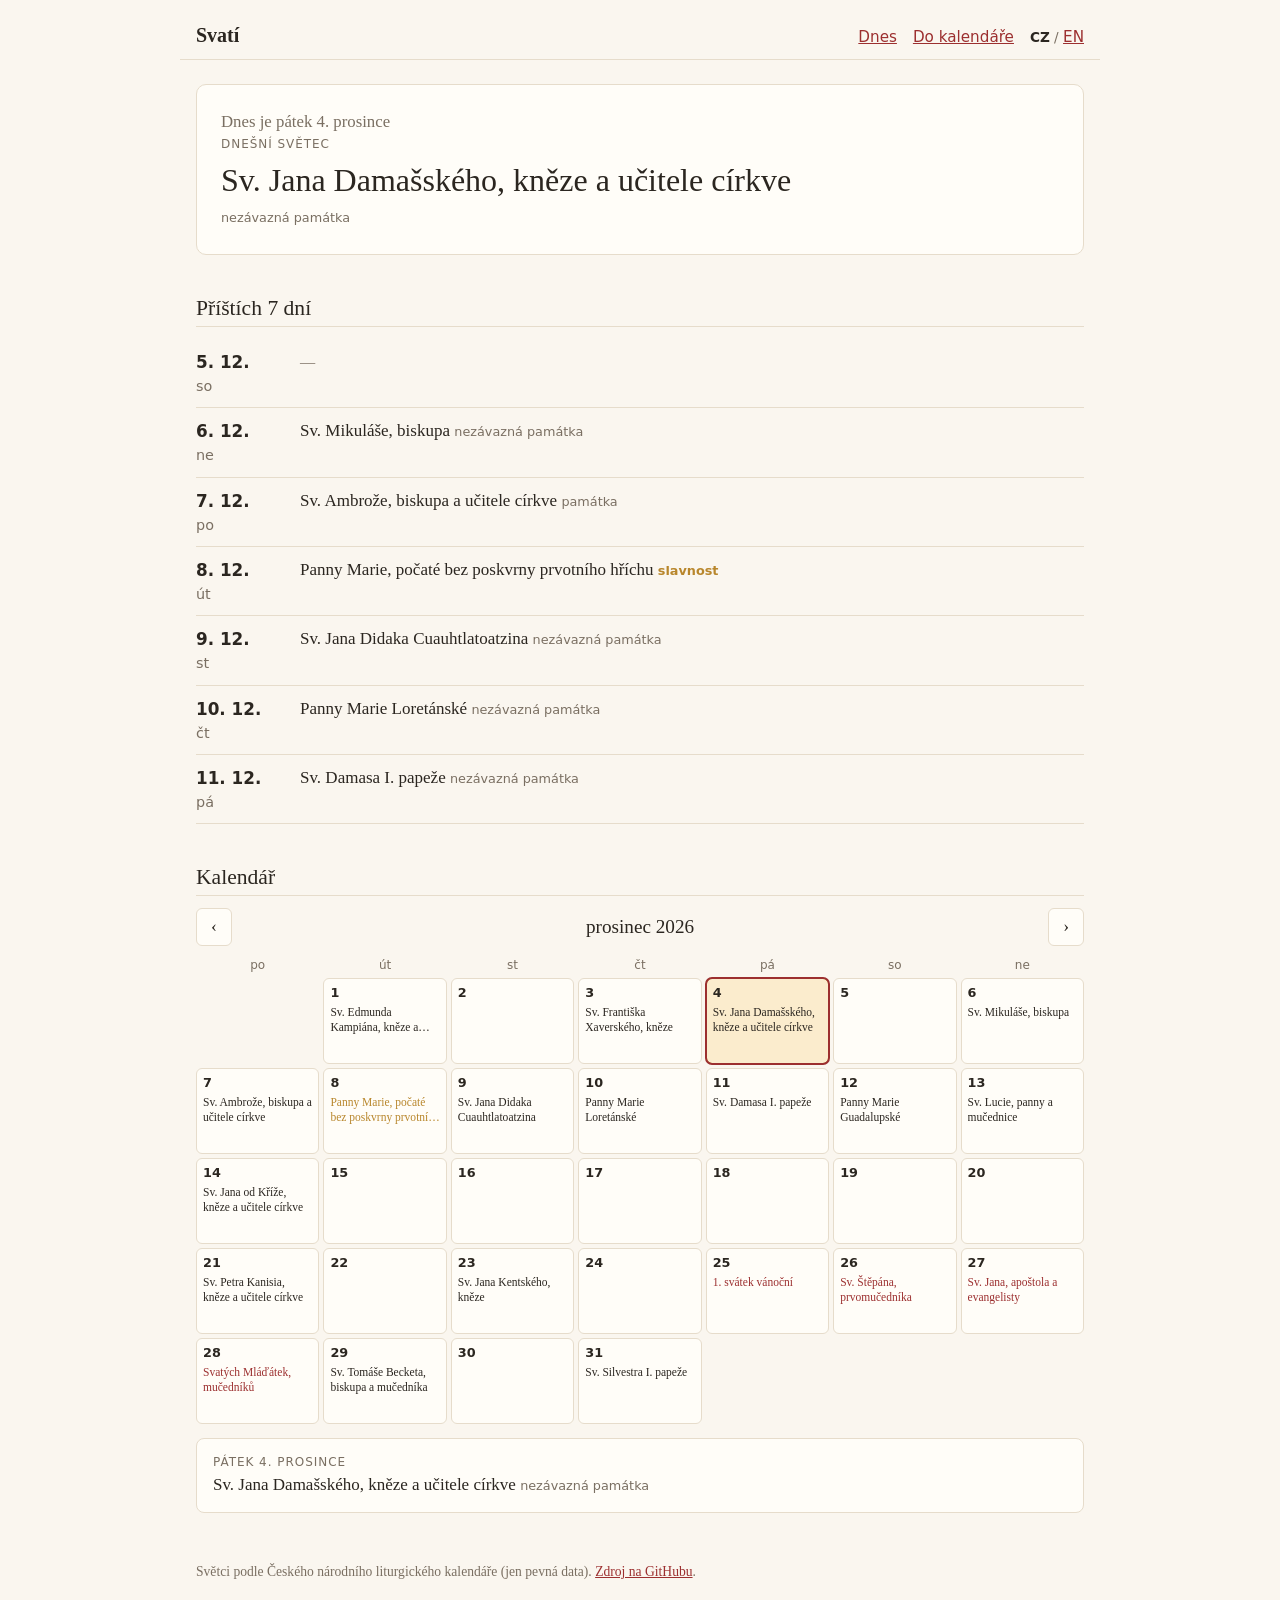
<file: site/index.html>
<!doctype html>
<html lang="cs">
<head>
<meta charset="utf-8">
<meta name="viewport" content="width=device-width, initial-scale=1">
<title>Svatí</title>
<meta name="description" content="Dnešní světec a kalendář na celý rok.">
<link rel="icon" href="data:image/svg+xml,%3Csvg xmlns=%22http://www.w3.org/2000/svg%22 viewBox=%220 0 100 100%22%3E%3Ctext y=%22.9em%22 font-size=%2290%22%3E✝%3C/text%3E%3C/svg%3E">
<link rel="alternate" hreflang="en" href="en/">
<link rel="stylesheet" href="style.css">
</head>
<body>
<header>
  <a class="brand" href="./">Svatí</a>
  <nav><a href="./">Dnes</a><a href="about.html">Do kalendáře</a><span class="lang"><span aria-current="true">CZ</span> / <a href="en/" hreflang="en" lang="en">EN</a></span></nav>
</header>
<main>
  <section id="today" class="today" aria-live="polite"><p>Načítám…</p></section>

  <h2>Příštích 7 dní</h2>
  <ul id="week" class="week"></ul>

  <h2>Kalendář</h2>
  <div class="month-nav">
    <button id="prev" aria-label="Předchozí měsíc">‹</button>
    <h3 id="month-title"></h3>
    <button id="next" aria-label="Další měsíc">›</button>
  </div>
  <div id="grid" class="grid"></div>
  <div id="detail" class="detail"></div>
</main>
<footer>
  Světci podle Českého národního liturgického kalendáře (jen pevná data). <a href="https://github.com/mojzis/saints-calendar">Zdroj na GitHubu</a>.
</footer>
<script src="app.js"></script>
</body>
</html>
</file>
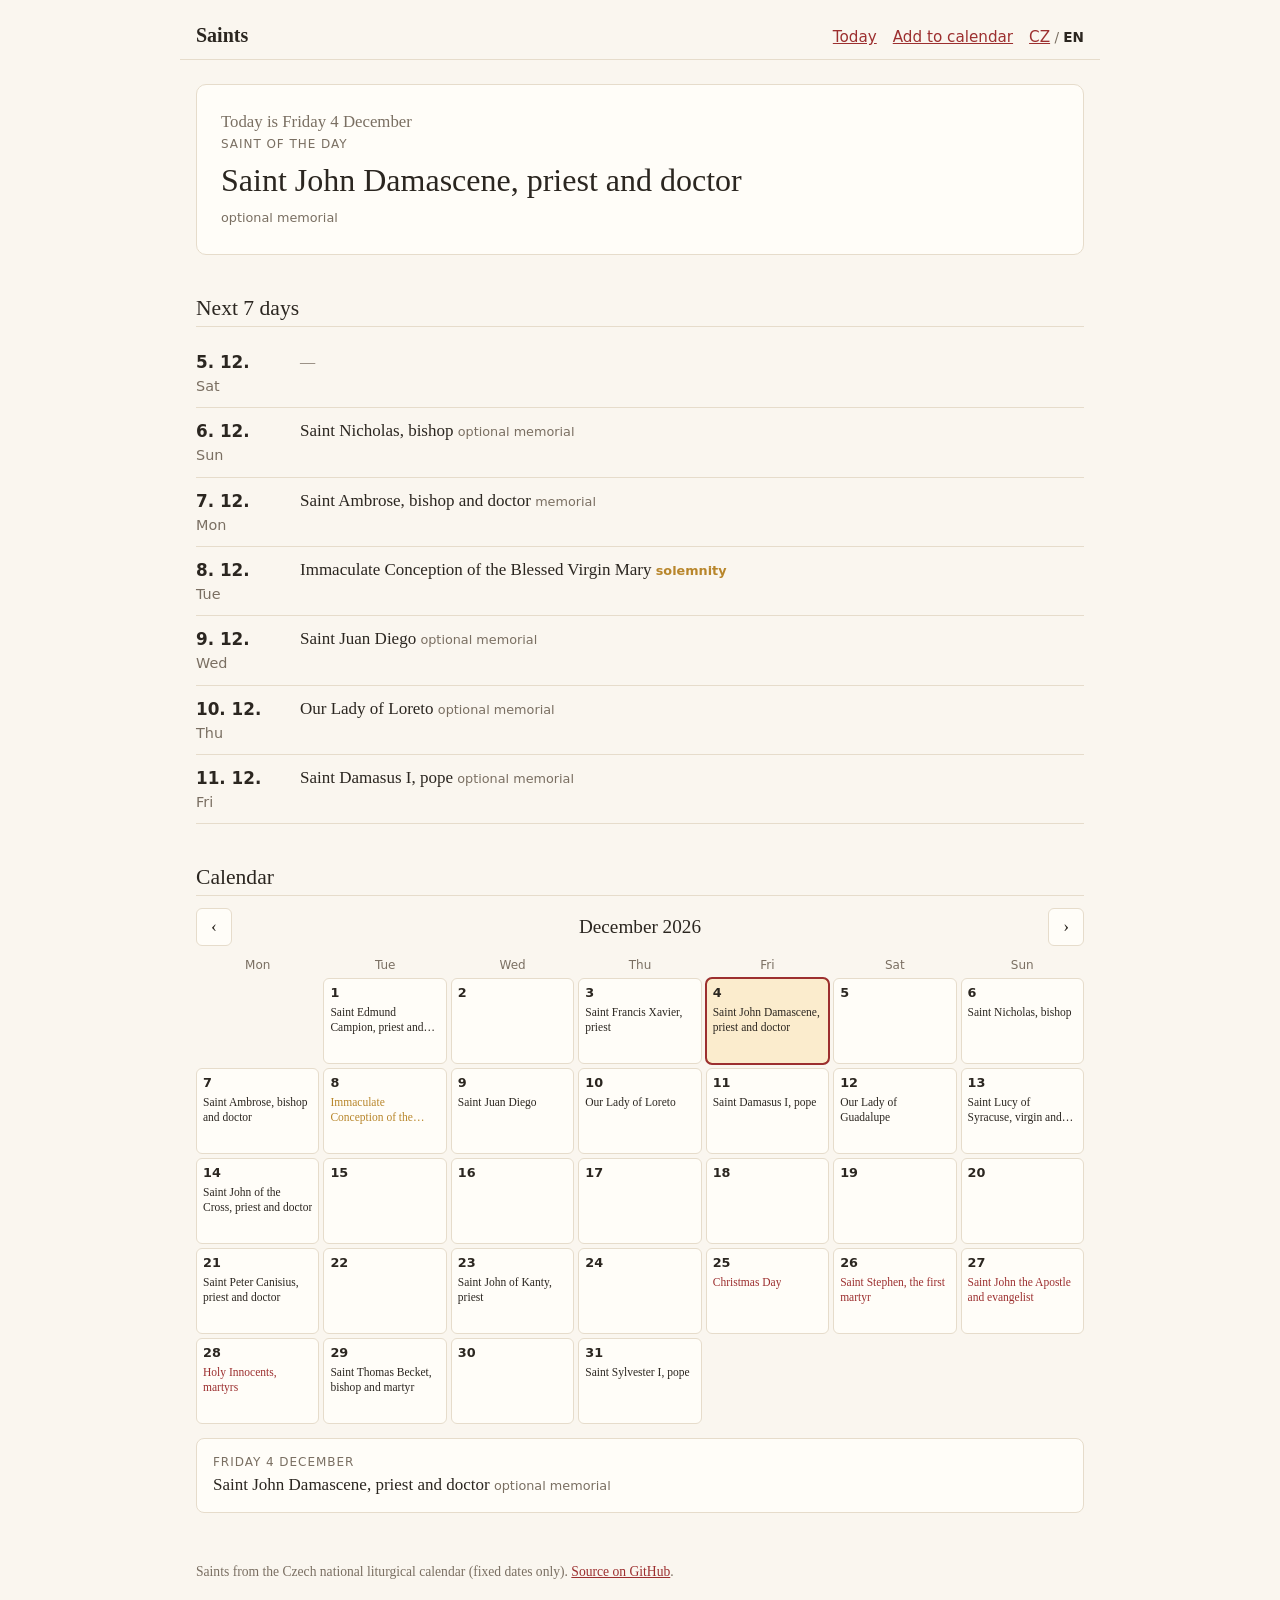
<file: site/en/index.html>
<!doctype html>
<html lang="en">
<head>
<meta charset="utf-8">
<meta name="viewport" content="width=device-width, initial-scale=1">
<title>Saints</title>
<meta name="description" content="Saint of the day and a calendar for the whole year.">
<link rel="icon" href="data:image/svg+xml,%3Csvg xmlns=%22http://www.w3.org/2000/svg%22 viewBox=%220 0 100 100%22%3E%3Ctext y=%22.9em%22 font-size=%2290%22%3E✝%3C/text%3E%3C/svg%3E">
<link rel="alternate" hreflang="cs" href="../">
<link rel="stylesheet" href="../style.css">
</head>
<body>
<header>
  <a class="brand" href="./">Saints</a>
  <nav><a href="./">Today</a><a href="about.html">Add to calendar</a><span class="lang"><a href="../" hreflang="cs" lang="cs">CZ</a> / <span aria-current="true">EN</span></span></nav>
</header>
<main>
  <section id="today" class="today" aria-live="polite"><p>Loading…</p></section>

  <h2>Next 7 days</h2>
  <ul id="week" class="week"></ul>

  <h2>Calendar</h2>
  <div class="month-nav">
    <button id="prev" aria-label="Previous month">‹</button>
    <h3 id="month-title"></h3>
    <button id="next" aria-label="Next month">›</button>
  </div>
  <div id="grid" class="grid"></div>
  <div id="detail" class="detail"></div>
</main>
<footer>
  Saints from the Czech national liturgical calendar (fixed dates only).
  <a href="https://github.com/mojzis/saints-calendar">Source on GitHub</a>.
</footer>
<script src="../app.js"></script>
</body>
</html>
</file>
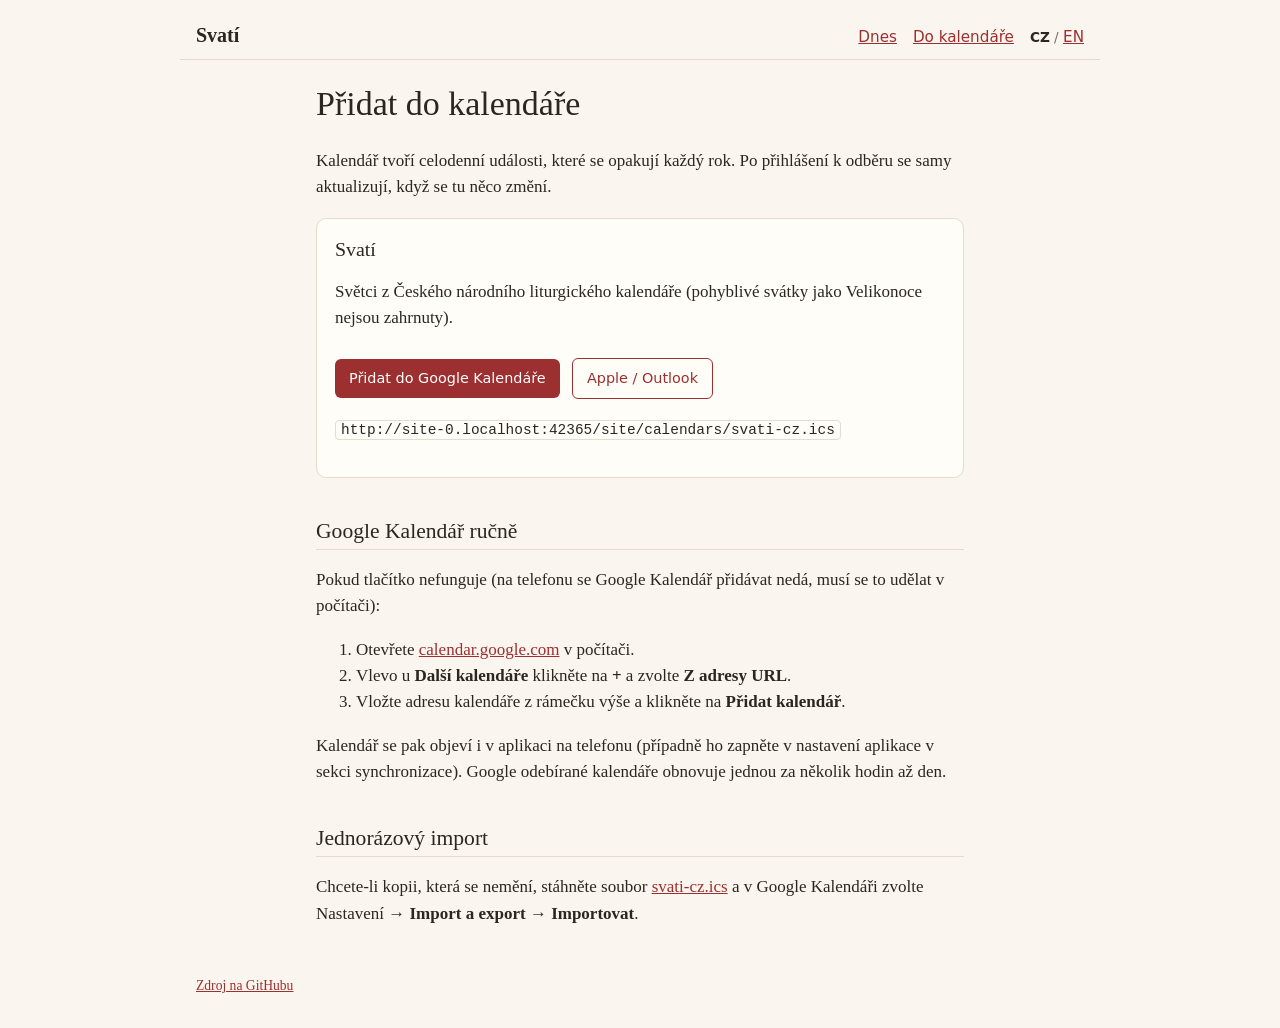
<file: site/about.html>
<!doctype html>
<html lang="cs">
<head>
<meta charset="utf-8">
<meta name="viewport" content="width=device-width, initial-scale=1">
<title>Do kalendáře</title>
<meta name="description" content="Jak přidat kalendář svatých do Google Kalendáře.">
<link rel="icon" href="data:image/svg+xml,%3Csvg xmlns=%22http://www.w3.org/2000/svg%22 viewBox=%220 0 100 100%22%3E%3Ctext y=%22.9em%22 font-size=%2290%22%3E✝%3C/text%3E%3C/svg%3E">
<link rel="alternate" hreflang="en" href="en/about.html">
<link rel="stylesheet" href="style.css">
</head>
<body>
<header>
  <a class="brand" href="./">Svatí</a>
  <nav><a href="./">Dnes</a><a href="about.html">Do kalendáře</a><span class="lang"><span aria-current="true">CZ</span> / <a href="en/about.html" hreflang="en" lang="en">EN</a></span></nav>
</header>
<main class="prose">
  <h1>Přidat do kalendáře</h1>
  <p>Kalendář tvoří celodenní události, které se opakují každý rok. Po přihlášení
  k odběru se samy aktualizují, když se tu něco změní.</p>

  <div class="cals">
    <div class="cal" data-ics="calendars/svati-cz.ics">
      <h3>Svatí</h3>
      <p>Světci z Českého národního liturgického kalendáře (pohyblivé svátky jako
      Velikonoce nejsou zahrnuty).</p>
      <a class="btn gcal" href="#">Přidat do Google Kalendáře</a>
      <a class="btn alt webcal" href="#">Apple / Outlook</a>
      <p><code class="url"></code></p>
    </div>
  </div>

  <h2>Google Kalendář ručně</h2>
  <p>Pokud tlačítko nefunguje (na telefonu se Google Kalendář přidávat nedá, musí se to udělat v počítači):</p>
  <ol>
    <li>Otevřete <a href="https://calendar.google.com/">calendar.google.com</a> v počítači.</li>
    <li>Vlevo u <b>Další kalendáře</b> klikněte na <b>+</b> a zvolte <b>Z adresy URL</b>.</li>
    <li>Vložte adresu kalendáře z rámečku výše a klikněte na <b>Přidat kalendář</b>.</li>
  </ol>
  <p>Kalendář se pak objeví i v aplikaci na telefonu (případně ho zapněte v nastavení
  aplikace v sekci synchronizace). Google odebírané kalendáře obnovuje jednou za několik
  hodin až den.</p>

  <h2>Jednorázový import</h2>
  <p>Chcete-li kopii, která se nemění, stáhněte soubor <a href="calendars/svati-cz.ics" download>svati-cz.ics</a> a v Google Kalendáři zvolte
  Nastavení → <b>Import a export</b> → <b>Importovat</b>.</p>
</main>
<footer>
  <a href="https://github.com/mojzis/saints-calendar">Zdroj na GitHubu</a>
</footer>
<script>
  // Build absolute URLs from wherever the site is hosted, so forks work too.
  for (const el of document.querySelectorAll(".cal")) {
    const url = new URL(el.dataset.ics, location.href);
    const webcal = "webcal://" + url.host + url.pathname;
    el.querySelector(".url").textContent = url.href;
    el.querySelector(".webcal").href = webcal;
    el.querySelector(".gcal").href =
      "https://calendar.google.com/calendar/render?cid=" + encodeURIComponent(webcal);
  }
</script>
</body>
</html>
</file>
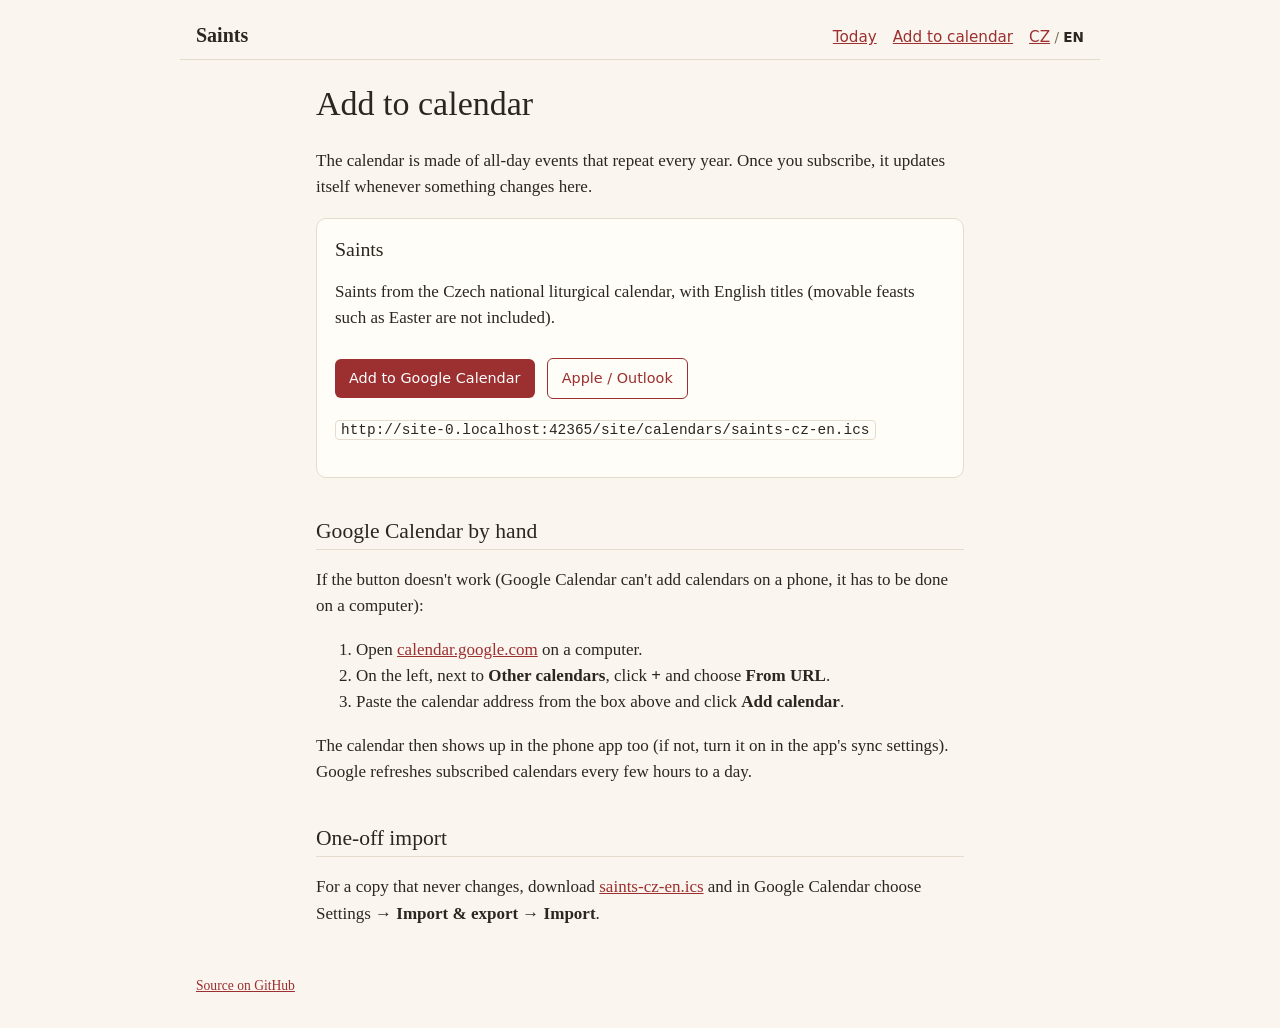
<file: site/en/about.html>
<!doctype html>
<html lang="en">
<head>
<meta charset="utf-8">
<meta name="viewport" content="width=device-width, initial-scale=1">
<title>Add to calendar</title>
<meta name="description" content="How to add the saints calendar to Google Calendar.">
<link rel="icon" href="data:image/svg+xml,%3Csvg xmlns=%22http://www.w3.org/2000/svg%22 viewBox=%220 0 100 100%22%3E%3Ctext y=%22.9em%22 font-size=%2290%22%3E✝%3C/text%3E%3C/svg%3E">
<link rel="alternate" hreflang="cs" href="../about.html">
<link rel="stylesheet" href="../style.css">
</head>
<body>
<header>
  <a class="brand" href="./">Saints</a>
  <nav><a href="./">Today</a><a href="about.html">Add to calendar</a><span class="lang"><a href="../about.html" hreflang="cs" lang="cs">CZ</a> / <span aria-current="true">EN</span></span></nav>
</header>
<main class="prose">
  <h1>Add to calendar</h1>
  <p>The calendar is made of all-day events that repeat every year. Once you
  subscribe, it updates itself whenever something changes here.</p>

  <div class="cals">
    <div class="cal" data-ics="../calendars/saints-cz-en.ics">
      <h3>Saints</h3>
      <p>Saints from the Czech national liturgical calendar, with English titles
      (movable feasts such as Easter are not included).</p>
      <a class="btn gcal" href="#">Add to Google Calendar</a>
      <a class="btn alt webcal" href="#">Apple / Outlook</a>
      <p><code class="url"></code></p>
    </div>
  </div>

  <h2>Google Calendar by hand</h2>
  <p>If the button doesn't work (Google Calendar can't add calendars on a phone, it has to be done on a computer):</p>
  <ol>
    <li>Open <a href="https://calendar.google.com/">calendar.google.com</a> on a computer.</li>
    <li>On the left, next to <b>Other calendars</b>, click <b>+</b> and choose <b>From URL</b>.</li>
    <li>Paste the calendar address from the box above and click <b>Add calendar</b>.</li>
  </ol>
  <p>The calendar then shows up in the phone app too (if not, turn it on in the app's
  sync settings). Google refreshes subscribed calendars every few hours to a day.</p>

  <h2>One-off import</h2>
  <p>For a copy that never changes, download <a href="../calendars/saints-cz-en.ics" download>saints-cz-en.ics</a>
  and in Google Calendar choose Settings → <b>Import &amp; export</b> → <b>Import</b>.</p>
</main>
<footer>
  <a href="https://github.com/mojzis/saints-calendar">Source on GitHub</a>
</footer>
<script>
  // Build absolute URLs from wherever the site is hosted, so forks work too.
  for (const el of document.querySelectorAll(".cal")) {
    const url = new URL(el.dataset.ics, location.href);
    const webcal = "webcal://" + url.host + url.pathname;
    el.querySelector(".url").textContent = url.href;
    el.querySelector(".webcal").href = webcal;
    el.querySelector(".gcal").href =
      "https://calendar.google.com/calendar/render?cid=" + encodeURIComponent(webcal);
  }
</script>
</body>
</html>
</file>
<file: site/style.css>
:root {
  --bg: #faf6ef;
  --card: #fffdf8;
  --ink: #2b2620;
  --muted: #7a6f62;
  --line: #e6dccb;
  --accent: #9c2f2f;
  --gold: #b8862b;
  --today: #fbeccd;
  color-scheme: light;
}
@media (prefers-color-scheme: dark) {
  :root {
    --bg: #1b1916;
    --card: #24211d;
    --ink: #ece4d6;
    --muted: #a39887;
    --line: #3a352e;
    --accent: #e07a6a;
    --gold: #e0b45a;
    --today: #3d3322;
    color-scheme: dark;
  }
}
* { box-sizing: border-box; }
body {
  margin: 0;
  background: var(--bg);
  color: var(--ink);
  font: 17px/1.55 Georgia, "Times New Roman", serif;
}
a { color: var(--accent); }
header, main, footer { max-width: 920px; margin: 0 auto; padding: 0 16px; }
header {
  display: flex; align-items: baseline; justify-content: space-between;
  gap: 12px; padding-top: 20px; padding-bottom: 8px;
  border-bottom: 1px solid var(--line);
}
header .brand { font-size: 1.25rem; font-weight: bold; color: var(--ink); text-decoration: none; }
header nav a { margin-left: 16px; font-family: system-ui, sans-serif; font-size: .95rem; }
header nav .lang { margin-left: 16px; font-family: system-ui, sans-serif; font-size: .85rem; color: var(--muted); }
header nav .lang a { margin: 0; }
header nav .lang [aria-current] { font-weight: 600; color: var(--ink); text-decoration: none; }
h1, h2, h3 { font-weight: normal; line-height: 1.25; }
h2 { margin: 40px 0 12px; font-size: 1.35rem; border-bottom: 1px solid var(--line); padding-bottom: 4px; }
.label {
  font-family: system-ui, sans-serif; font-size: .75rem; letter-spacing: .08em;
  text-transform: uppercase; color: var(--muted);
}
.rank { font-family: system-ui, sans-serif; font-size: .8rem; color: var(--muted); }
.rank.solemnity { color: var(--gold); font-weight: 600; }
.rank.feast { color: var(--accent); font-weight: 600; }

/* Today */
.today {
  margin-top: 24px; padding: 24px; background: var(--card);
  border: 1px solid var(--line); border-radius: 10px;
  display: grid; gap: 20px; grid-template-columns: 1fr;
}
.today.has-image { grid-template-columns: minmax(0, 220px) 1fr; }
.today img { width: 100%; border-radius: 6px; display: block; }
.today .date { font-size: 1.05rem; color: var(--muted); }
.today h1 { margin: 6px 0 4px; font-size: 2rem; }
.today .saint + .saint { margin-top: 14px; }
.today .names { margin-top: 18px; font-size: 1.1rem; }
.holiday { color: var(--accent); }
@media (max-width: 600px) {
  .today.has-image { grid-template-columns: 1fr; }
  .today h1 { font-size: 1.55rem; }
}

/* Next week */
.week { list-style: none; margin: 0; padding: 0; }
.week li {
  display: grid; grid-template-columns: 92px 1fr; gap: 12px;
  padding: 10px 0; border-bottom: 1px solid var(--line);
}
.week .d { color: var(--muted); font-family: system-ui, sans-serif; font-size: .9rem; }
.week .d b { display: block; color: var(--ink); font-size: 1.05rem; }
.week .s { display: block; }
.week .n { color: var(--muted); font-size: .95rem; }

/* Month grid */
.month-nav { display: flex; align-items: center; justify-content: space-between; margin-bottom: 10px; }
.month-nav h3 { margin: 0; font-size: 1.2rem; }
.month-nav button {
  font: inherit; font-size: 1.1rem; background: var(--card); color: var(--ink);
  border: 1px solid var(--line); border-radius: 6px; padding: 4px 14px; cursor: pointer;
}
.grid { display: grid; grid-template-columns: repeat(7, minmax(0, 1fr)); gap: 4px; }
.grid .wd { text-align: center; font-family: system-ui, sans-serif; font-size: .75rem; color: var(--muted); }
.grid button {
  font: inherit; text-align: left; color: var(--ink); background: var(--card);
  border: 1px solid var(--line); border-radius: 6px; padding: 4px 6px;
  min-height: 86px; cursor: pointer; overflow: hidden;
  display: flex; flex-direction: column; gap: 2px;
}
.grid button.empty { visibility: hidden; }
.grid button.is-today { background: var(--today); border-color: var(--gold); }
.grid button.selected { outline: 2px solid var(--accent); outline-offset: -1px; }
.grid .num { font-family: system-ui, sans-serif; font-size: .8rem; font-weight: 600; }
.grid .cs {
  font-size: .72rem; line-height: 1.25;
  display: -webkit-box; -webkit-line-clamp: 2; -webkit-box-orient: vertical; overflow: hidden;
}
.grid .cs.solemnity { color: var(--gold); }
.grid .cs.feast { color: var(--accent); }
.dot { display: none; width: 6px; height: 6px; border-radius: 50%; background: var(--accent); }
@media (max-width: 600px) {
  .grid button { min-height: 52px; padding: 4px; align-items: center; }
  .grid .cs { display: none; }
  .grid .dot { display: block; }
}
.detail {
  margin-top: 14px; padding: 14px 16px; background: var(--card);
  border: 1px solid var(--line); border-radius: 8px; min-height: 3em;
}
.detail .s { display: block; }

/* About */
.prose { max-width: 680px; }
.cals { display: grid; gap: 16px; grid-template-columns: repeat(auto-fit, minmax(260px, 1fr)); }
.cal {
  padding: 18px; background: var(--card); border: 1px solid var(--line); border-radius: 10px;
}
.cal h3 { margin: 0 0 6px; }
.cal .btn {
  display: inline-block; margin: 10px 8px 0 0; padding: 8px 14px; border-radius: 6px;
  background: var(--accent); color: #fff; text-decoration: none;
  font-family: system-ui, sans-serif; font-size: .9rem;
}
.cal .btn.alt { background: transparent; color: var(--accent); border: 1px solid var(--accent); }
code {
  font-size: .85em; background: var(--card); border: 1px solid var(--line);
  border-radius: 4px; padding: 1px 5px; word-break: break-all;
}
footer { margin-top: 48px; padding-bottom: 32px; color: var(--muted); font-size: .85rem; }
</file>
